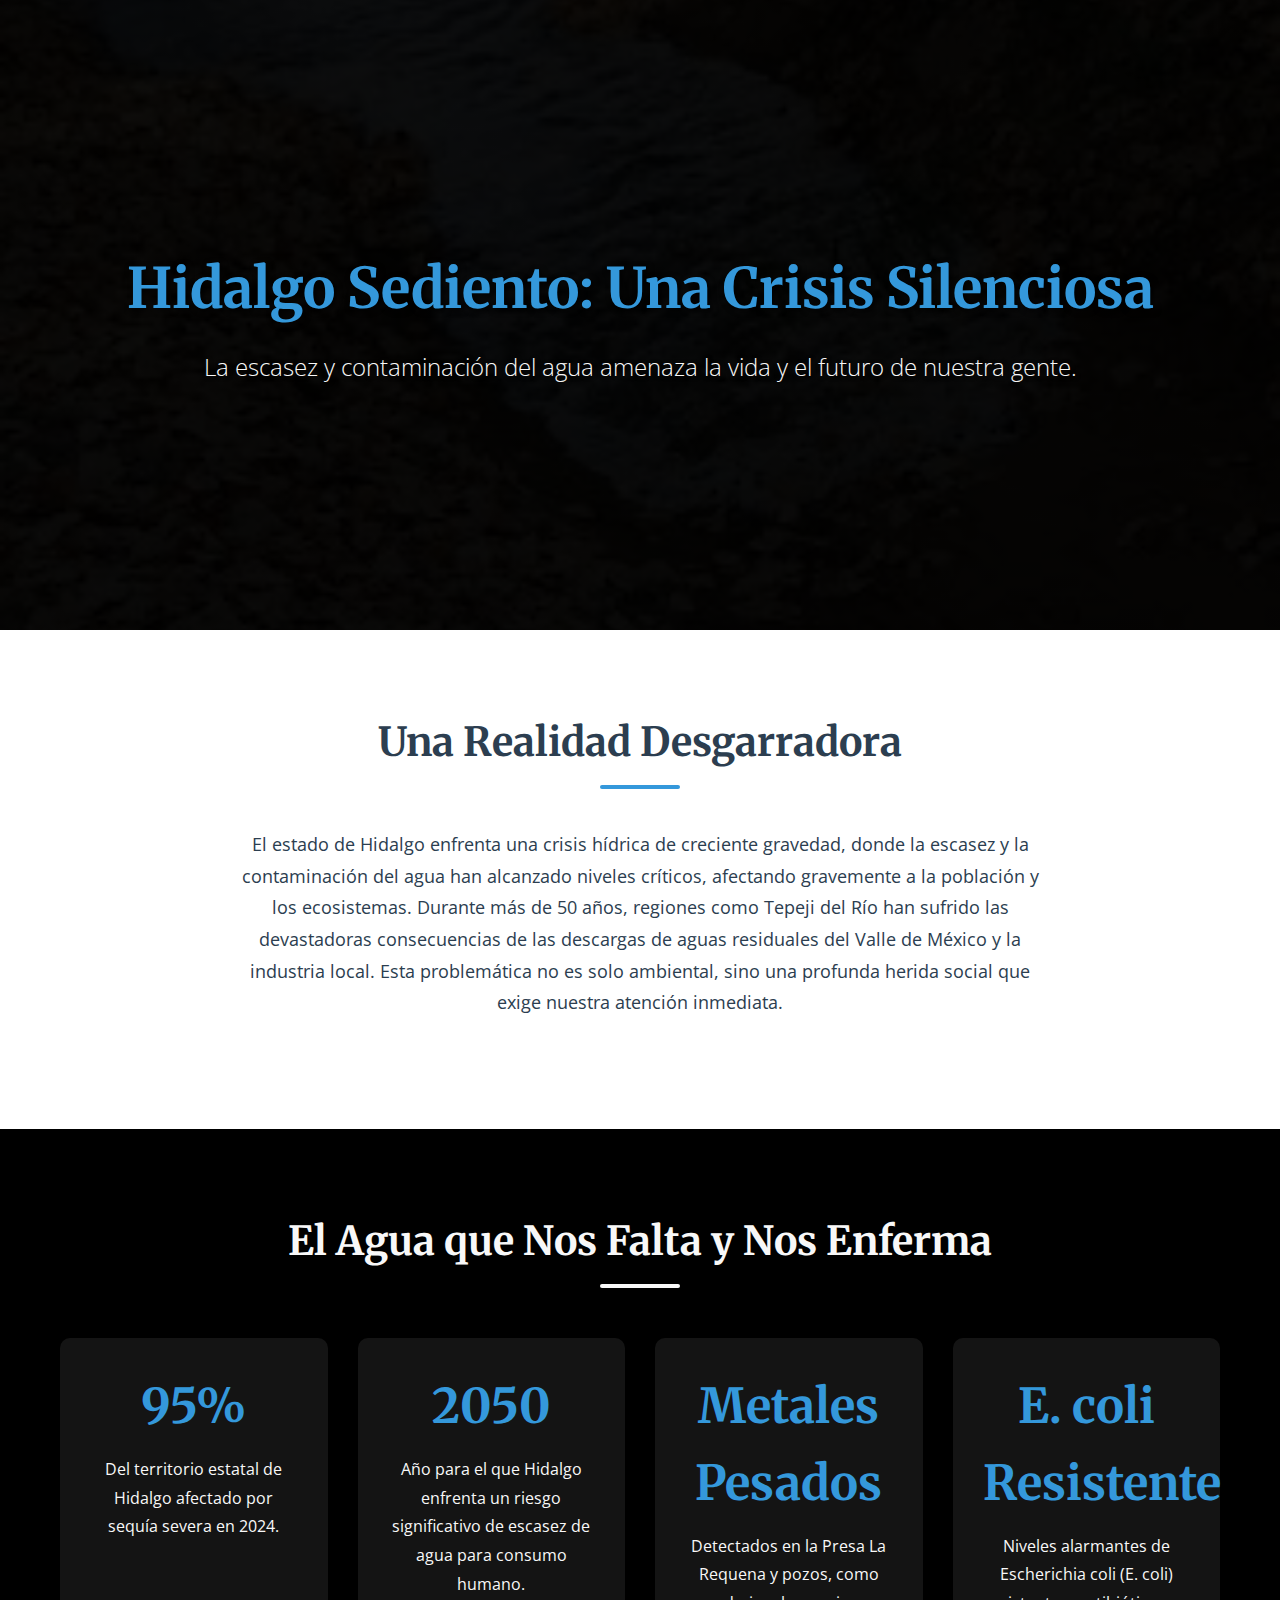
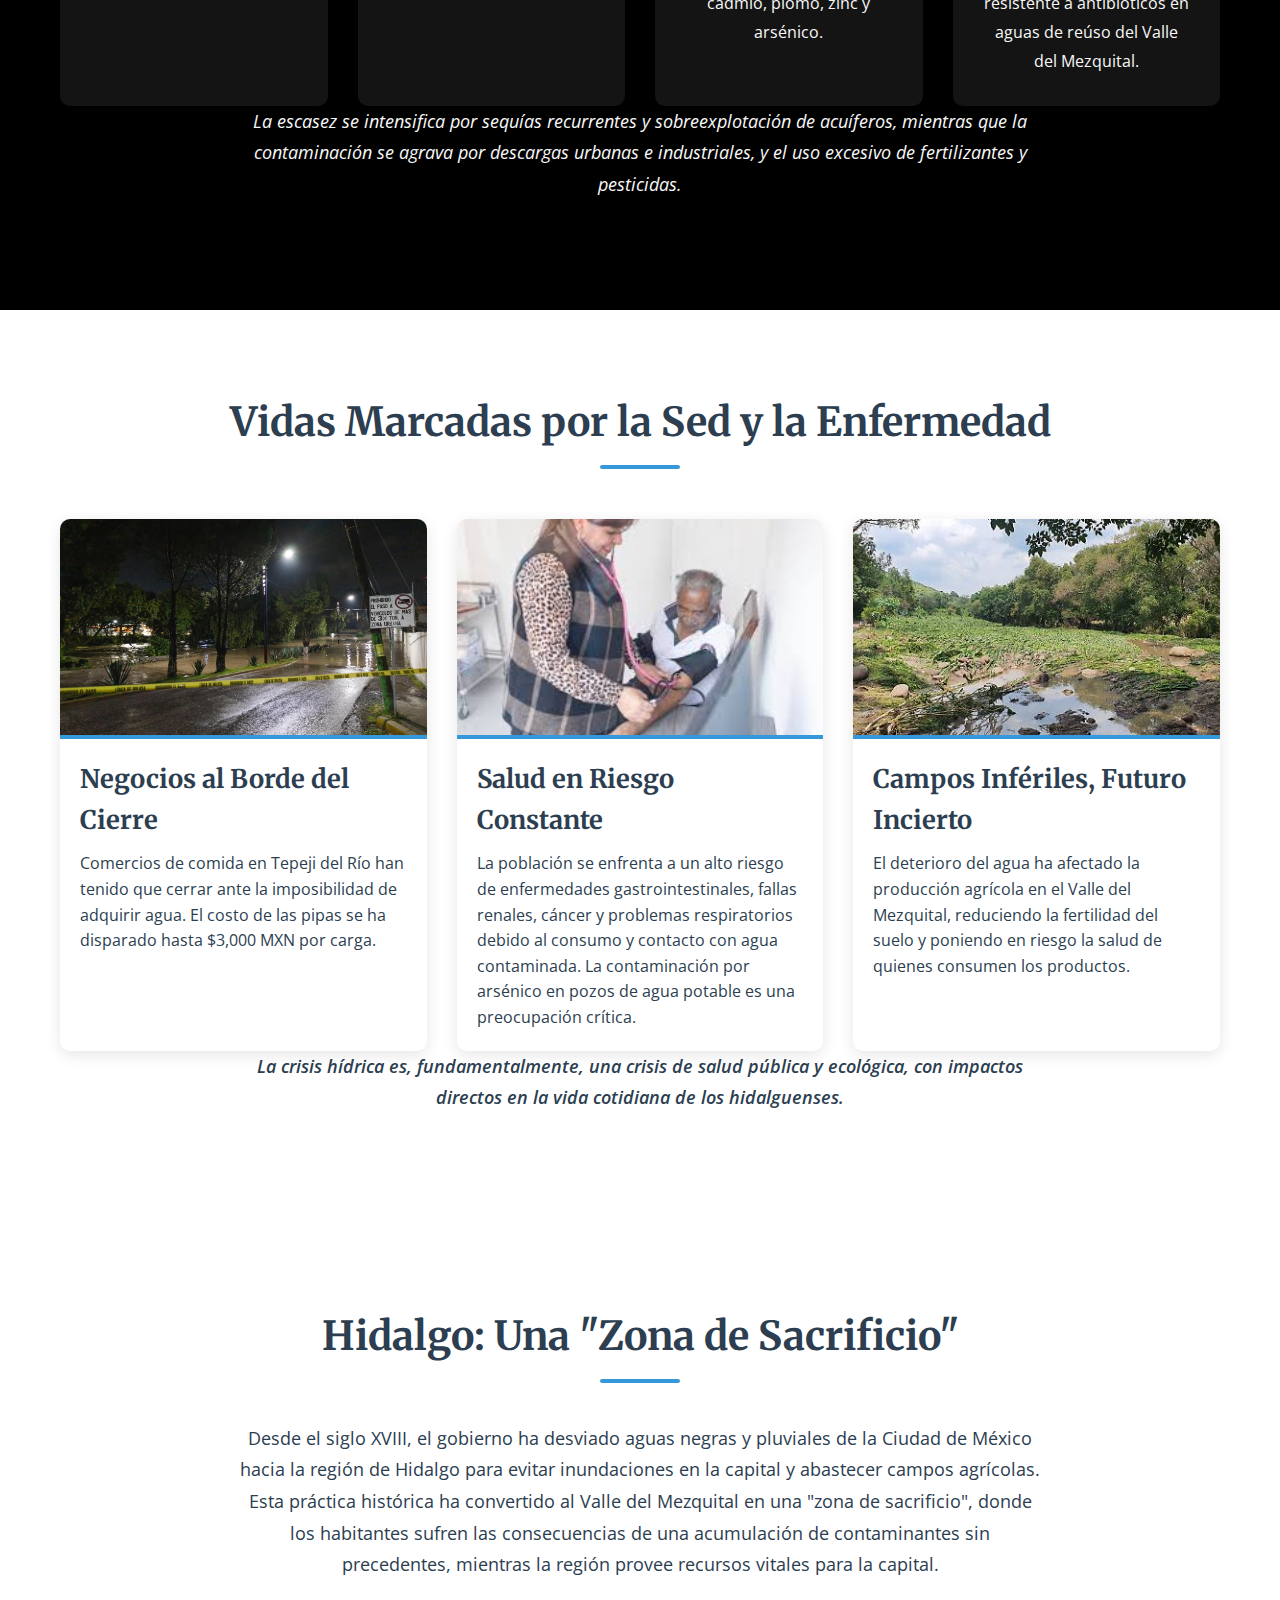
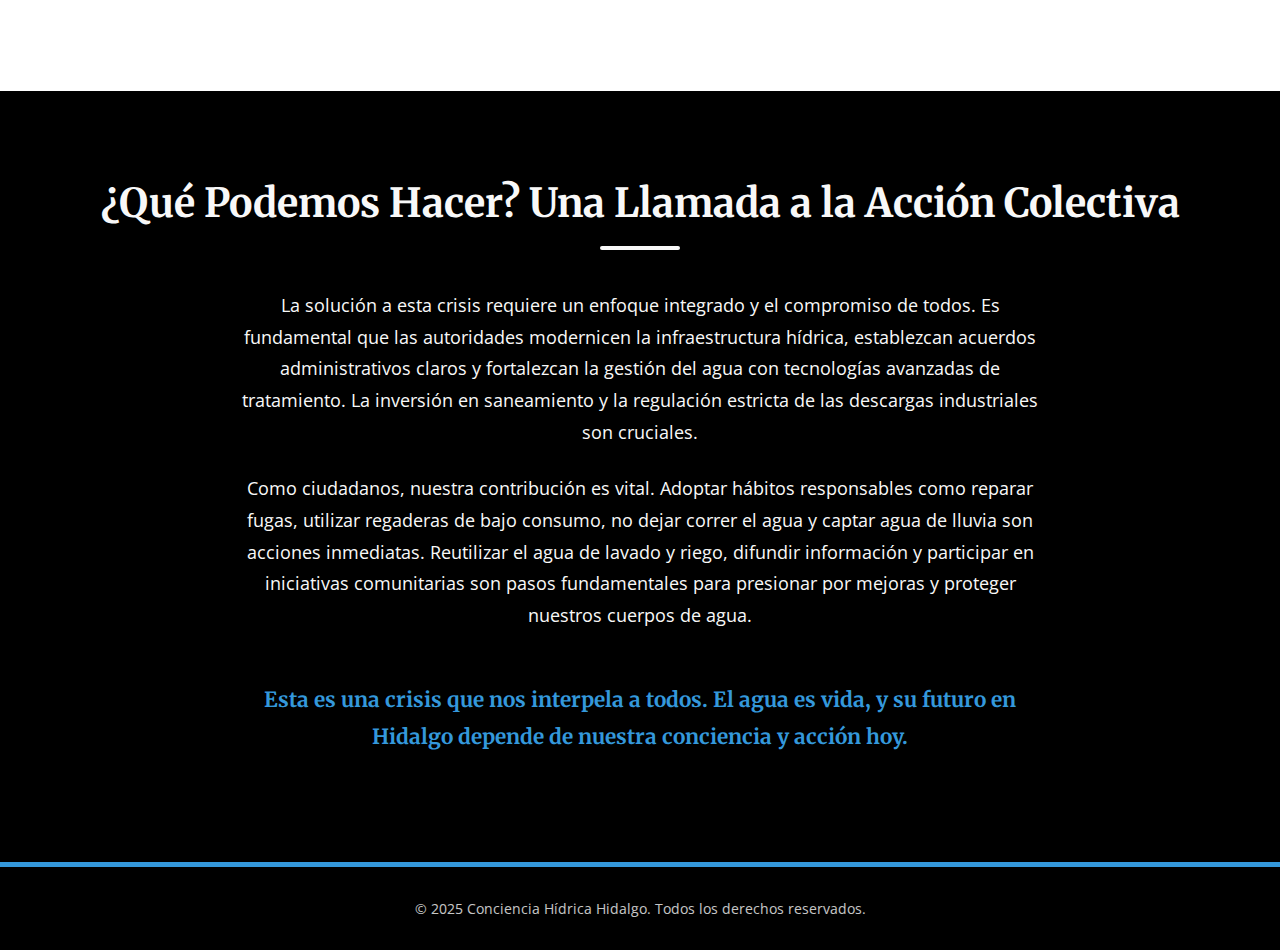
<file: CD_PRG06_PAGINAWEB/index.html>
<!DOCTYPE html>
<html lang="es">
<head>
    <meta charset="UTF-8">
    <meta name="viewport" content="width=device-width, initial-scale=1.0">
    <title>Hidalgo Sediento: Una Llamada a la Conciencia Hídrica</title>
    <link rel="stylesheet" href="style.css">
    <link href="https://fonts.googleapis.com/css2?family=Merriweather:wght@300;400;700&family=Open+Sans:wght@300;400;600&display=swap" rel="stylesheet">
</head>
<body>

    <header class="hero-section">
        <div class="hero-content">
            <h1>Hidalgo Sediento: Una Crisis Silenciosa</h1>
            <p>La escasez y contaminación del agua amenaza la vida y el futuro de nuestra gente.</p>
        </div>
    </header>

    <main>
        <section id="introduccion" class="content-section">
            <div class="container">
                <h2>Una Realidad Desgarradora</h2>
                <p>El estado de Hidalgo enfrenta una crisis hídrica de creciente gravedad, donde la escasez y la contaminación del agua han alcanzado niveles críticos, afectando gravemente a la población y los ecosistemas. Durante más de 50 años, regiones como Tepeji del Río han sufrido las devastadoras consecuencias de las descargas de aguas residuales del Valle de México y la industria local. Esta problemática no es solo ambiental, sino una profunda herida social que exige nuestra atención inmediata.</p>
            </div>
        </section>

        <section id="datos-evidencia" class="content-section data-section">
            <div class="container">
                <h2>El Agua que Nos Falta y Nos Enferma</h2>
                <div class="data-grid">
                    <div class="data-item">
                        <h3>95%</h3>
                        <p>Del territorio estatal de Hidalgo afectado por sequía severa en 2024.</p>
                    </div>
                    <div class="data-item">
                        <h3>2050</h3>
                        <p>Año para el que Hidalgo enfrenta un riesgo significativo de escasez de agua para consumo humano.</p>
                    </div>
                    <div class="data-item">
                        <h3>Metales Pesados</h3>
                        <p>Detectados en la Presa La Requena y pozos, como cadmio, plomo, zinc y arsénico.</p>
                    </div>
                    <div class="data-item">
                        <h3>E. coli Resistente</h3>
                        <p>Niveles alarmantes de Escherichia coli (E. coli) resistente a antibióticos en aguas de reúso del Valle del Mezquital.</p>
                    </div>
                </div>
                <p class="data-summary">La escasez se intensifica por sequías recurrentes y sobreexplotación de acuíferos, mientras que la contaminación se agrava por descargas urbanas e industriales, y el uso excesivo de fertilizantes y pesticidas.</p>
            </div>
        </section>

        <section id="impacto-humano" class="content-section impact-section">
            <div class="container">
                <h2>Vidas Marcadas por la Sed y la Enfermedad</h2>
                <div class="impact-cards">
                    <div class="card">
                        <img src="negocios_afectados.jpg" alt="Comercios afectados por la escasez de agua">
                        <h3>Negocios al Borde del Cierre</h3>
                        <p>Comercios de comida en Tepeji del Río han tenido que cerrar ante la imposibilidad de adquirir agua. El costo de las pipas se ha disparado hasta $3,000 MXN por carga.</p>
                    </div>
                    <div class="card">
                        <img src="salud_comprometida.jpg" alt="Personas afectadas por enfermedades gastrointestinales">
                        <h3>Salud en Riesgo Constante</h3>
                        <p>La población se enfrenta a un alto riesgo de enfermedades gastrointestinales, fallas renales, cáncer y problemas respiratorios debido al consumo y contacto con agua contaminada. La contaminación por arsénico en pozos de agua potable es una preocupación crítica.</p>
                    </div>
                    <div class="card">
                        <img src="agricultura_danada.jpg" alt="Cultivos afectados por agua contaminada">
                        <h3>Campos Infériles, Futuro Incierto</h3>
                        <p>El deterioro del agua ha afectado la producción agrícola en el Valle del Mezquital, reduciendo la fertilidad del suelo y poniendo en riesgo la salud de quienes consumen los productos.</p>
                    </div>
                </div>
                <p class="impact-note">La crisis hídrica es, fundamentalmente, una crisis de salud pública y ecológica, con impactos directos en la vida cotidiana de los hidalguenses.</p>
            </div>
        </section>

        <section id="contexto-historico" class="content-section context-section">
            <div class="container">
                <h2>Hidalgo: Una "Zona de Sacrificio"</h2>
                <p>Desde el siglo XVIII, el gobierno ha desviado aguas negras y pluviales de la Ciudad de México hacia la región de Hidalgo para evitar inundaciones en la capital y abastecer campos agrícolas. Esta práctica histórica ha convertido al Valle del Mezquital en una "zona de sacrificio", donde los habitantes sufren las consecuencias de una acumulación de contaminantes sin precedentes, mientras la región provee recursos vitales para la capital.</p>
            </div>
        </section>

        <section id="llamado-reflexion" class="content-section reflection-section">
            <div class="container">
                <h2>¿Qué Podemos Hacer? Una Llamada a la Acción Colectiva</h2>
                <p>La solución a esta crisis requiere un enfoque integrado y el compromiso de todos. Es fundamental que las autoridades modernicen la infraestructura hídrica, establezcan acuerdos administrativos claros y fortalezcan la gestión del agua con tecnologías avanzadas de tratamiento. La inversión en saneamiento y la regulación estricta de las descargas industriales son cruciales.</p>
                <p>Como ciudadanos, nuestra contribución es vital. Adoptar hábitos responsables como reparar fugas, utilizar regaderas de bajo consumo, no dejar correr el agua y captar agua de lluvia son acciones inmediatas. Reutilizar el agua de lavado y riego, difundir información y participar en iniciativas comunitarias son pasos fundamentales para presionar por mejoras y proteger nuestros cuerpos de agua.</p>
                <p class="final-thought">Esta es una crisis que nos interpela a todos. El agua es vida, y su futuro en Hidalgo depende de nuestra conciencia y acción hoy.</p>
            </div>
        </section>
    </main>

    <footer>
        <div class="container">
            <p>&copy; 2025 Conciencia Hídrica Hidalgo. Todos los derechos reservados.</p>
        </div>
    </footer>
</body>
</html>
</file>
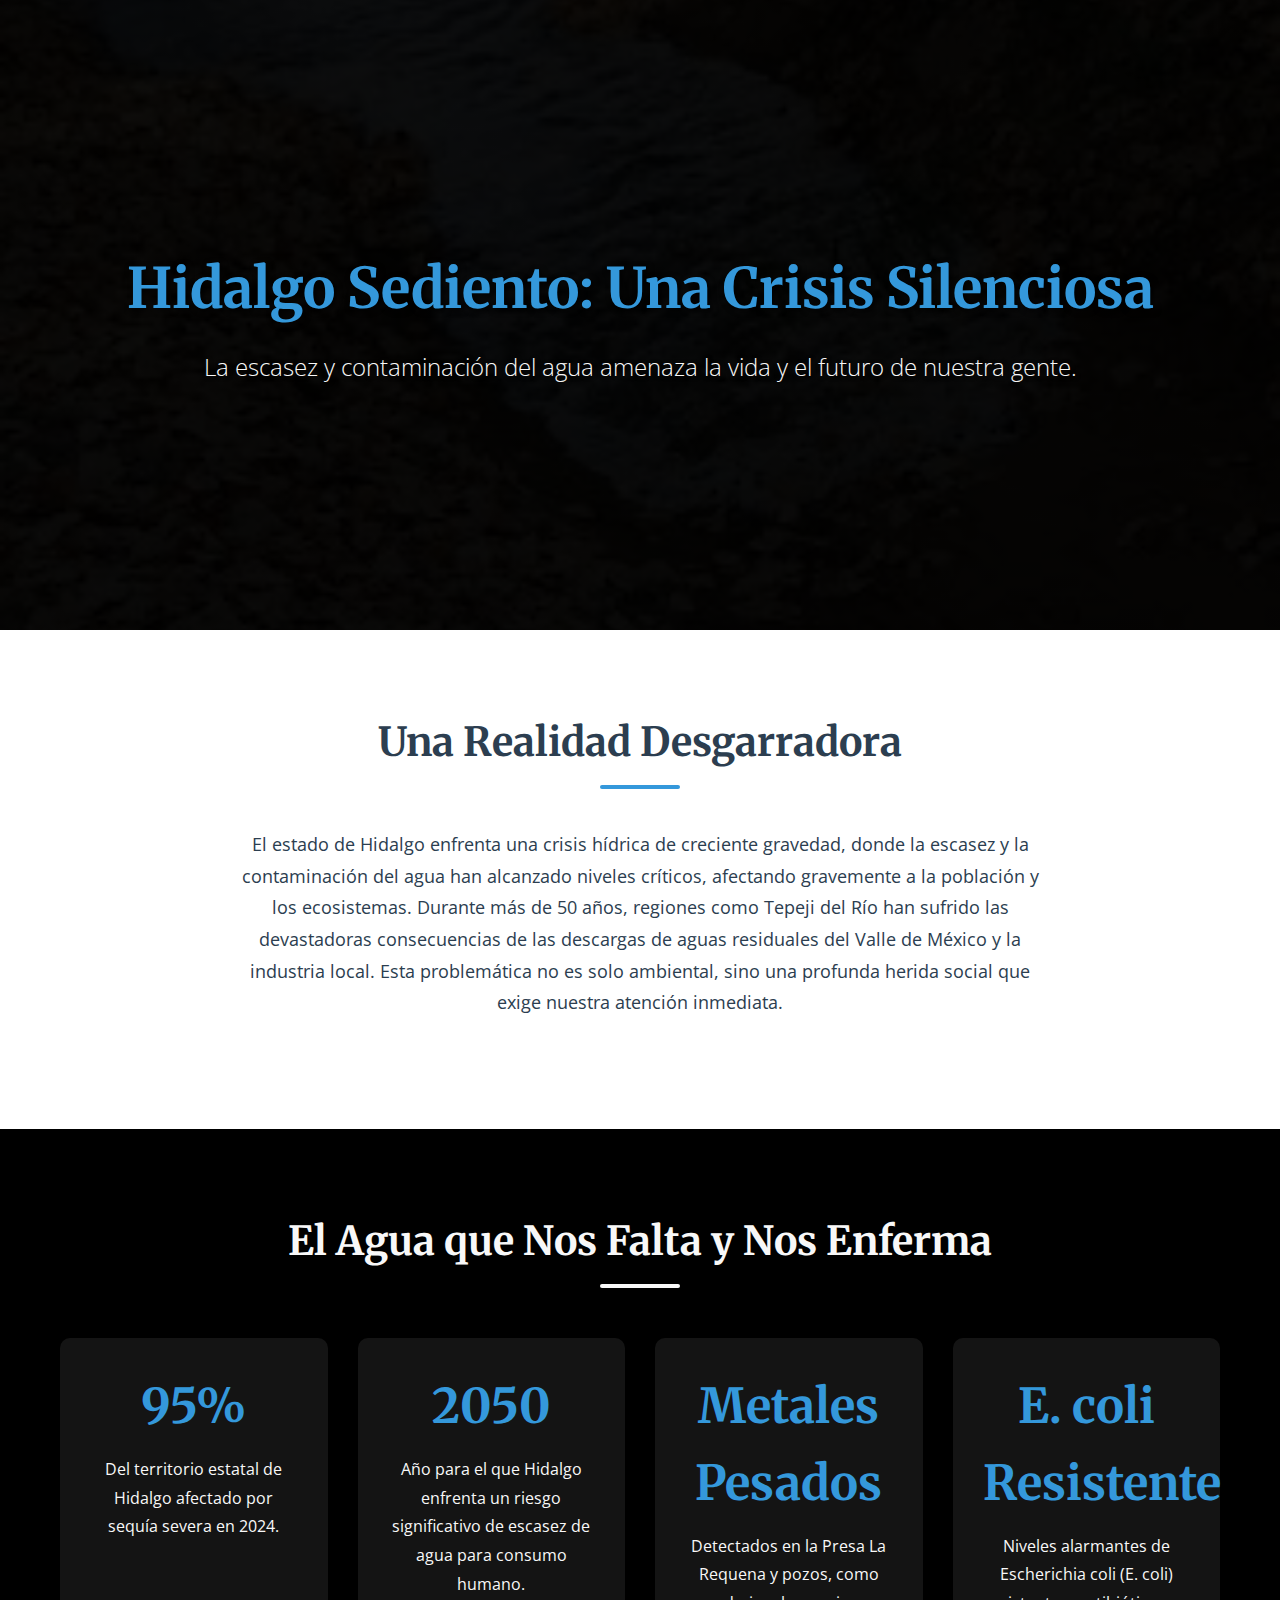
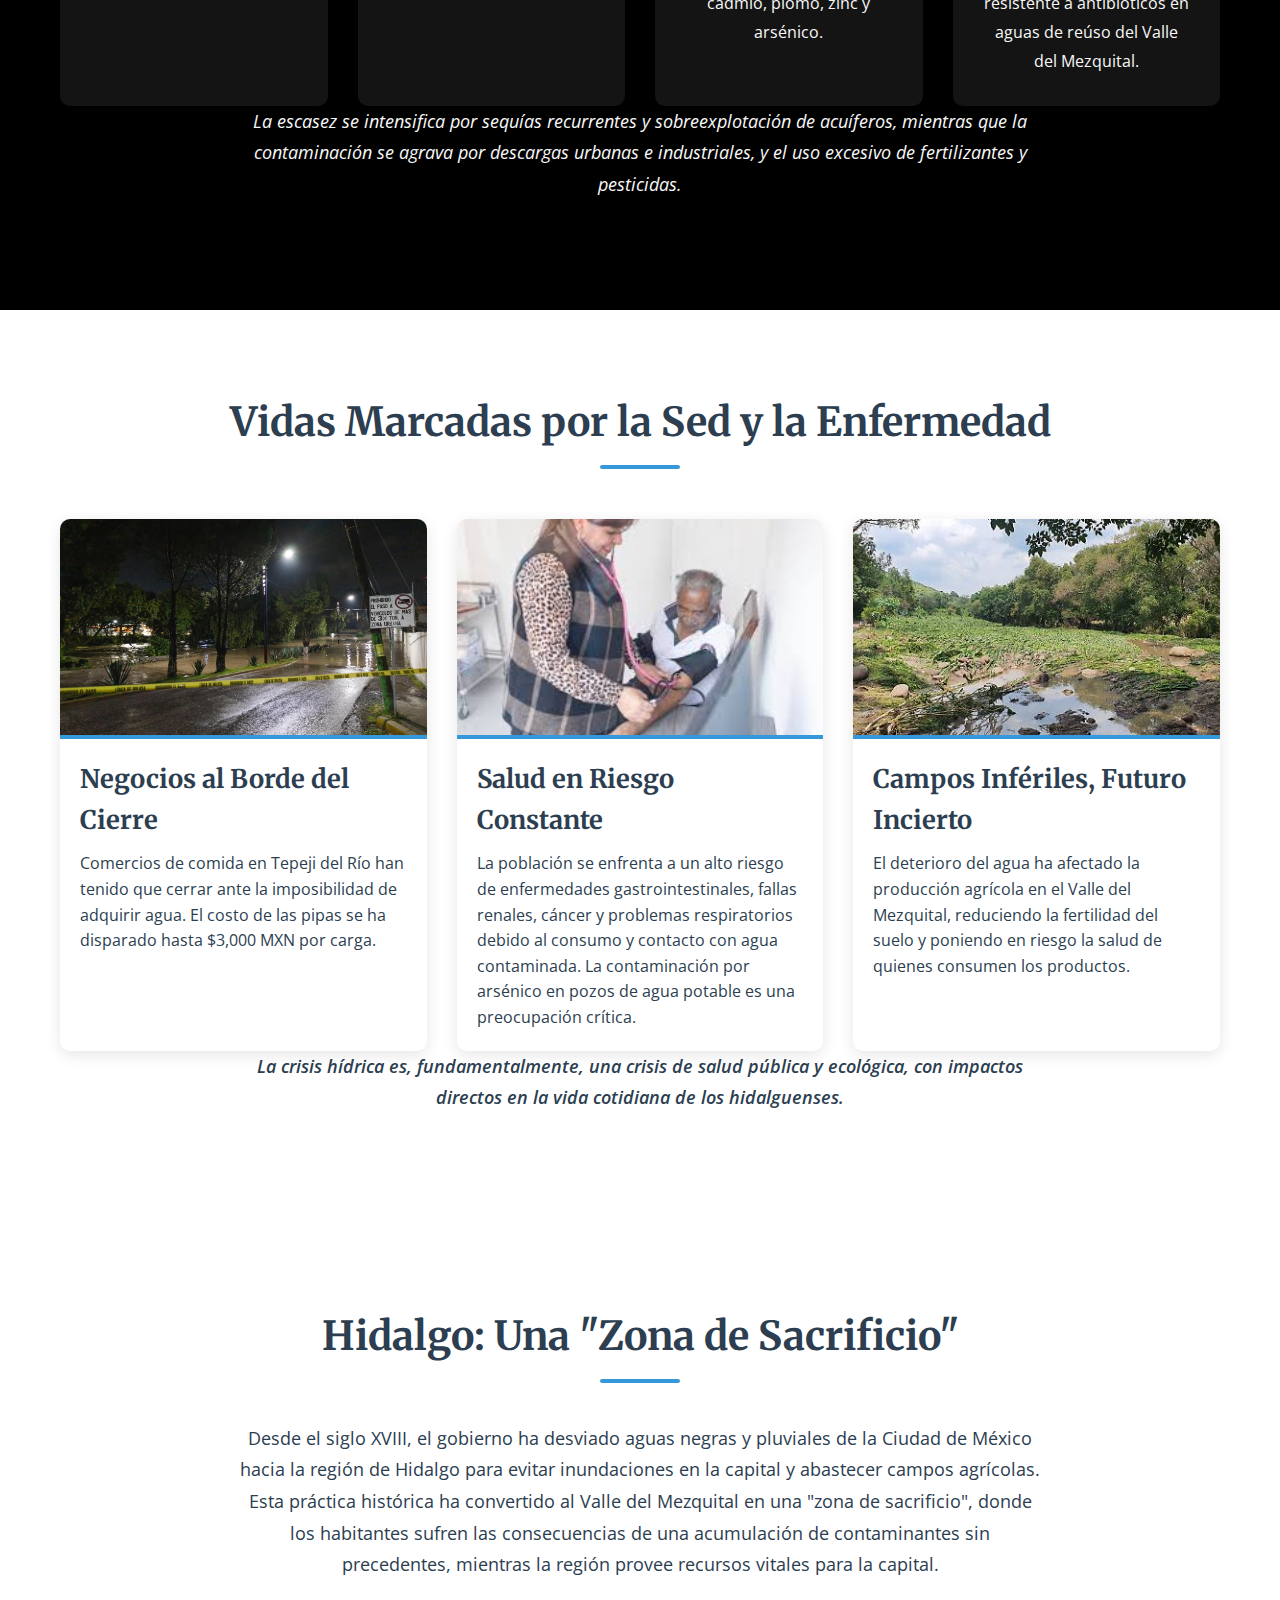
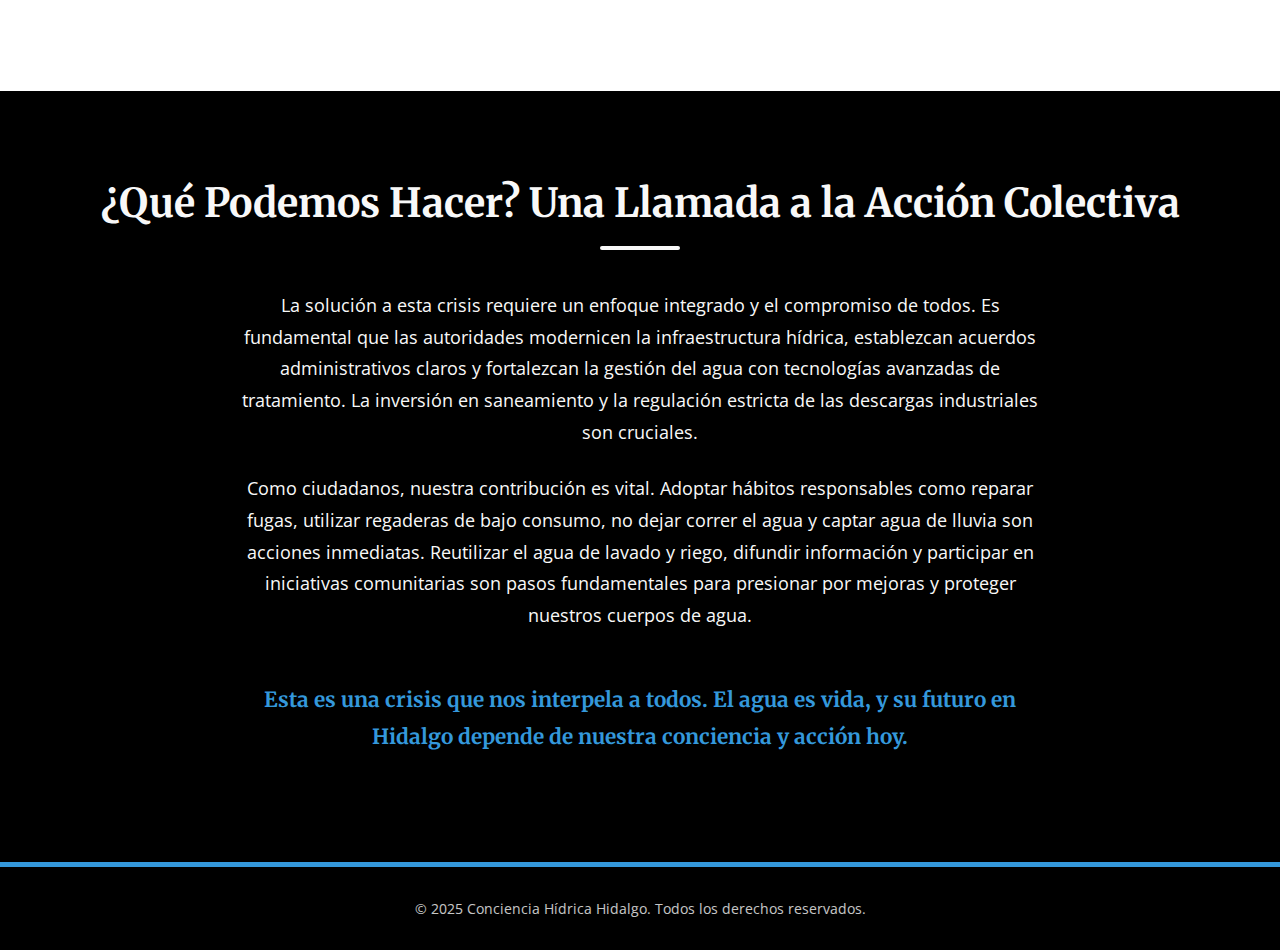
<file: CD_PRG06_PAGINAWEB/web.html>
<!DOCTYPE html>
<html lang="es">
<head>
    <meta charset="UTF-8">
    <meta name="viewport" content="width=device-width, initial-scale=1.0">
    <title>Hidalgo Sediento: Una Llamada a la Conciencia Hídrica</title>
    <link rel="stylesheet" href="style.css">
    <link href="https://fonts.googleapis.com/css2?family=Merriweather:wght@300;400;700&family=Open+Sans:wght@300;400;600&display=swap" rel="stylesheet">
</head>
<body>

    <header class="hero-section">
        <div class="hero-content">
            <h1>Hidalgo Sediento: Una Crisis Silenciosa</h1>
            <p>La escasez y contaminación del agua amenaza la vida y el futuro de nuestra gente.</p>
        </div>
    </header>

    <main>
        <section id="introduccion" class="content-section">
            <div class="container">
                <h2>Una Realidad Desgarradora</h2>
                <p>El estado de Hidalgo enfrenta una crisis hídrica de creciente gravedad, donde la escasez y la contaminación del agua han alcanzado niveles críticos, afectando gravemente a la población y los ecosistemas. Durante más de 50 años, regiones como Tepeji del Río han sufrido las devastadoras consecuencias de las descargas de aguas residuales del Valle de México y la industria local. Esta problemática no es solo ambiental, sino una profunda herida social que exige nuestra atención inmediata.</p>
            </div>
        </section>

        <section id="datos-evidencia" class="content-section data-section">
            <div class="container">
                <h2>El Agua que Nos Falta y Nos Enferma</h2>
                <div class="data-grid">
                    <div class="data-item">
                        <h3>95%</h3>
                        <p>Del territorio estatal de Hidalgo afectado por sequía severa en 2024.</p>
                    </div>
                    <div class="data-item">
                        <h3>2050</h3>
                        <p>Año para el que Hidalgo enfrenta un riesgo significativo de escasez de agua para consumo humano.</p>
                    </div>
                    <div class="data-item">
                        <h3>Metales Pesados</h3>
                        <p>Detectados en la Presa La Requena y pozos, como cadmio, plomo, zinc y arsénico.</p>
                    </div>
                    <div class="data-item">
                        <h3>E. coli Resistente</h3>
                        <p>Niveles alarmantes de Escherichia coli (E. coli) resistente a antibióticos en aguas de reúso del Valle del Mezquital.</p>
                    </div>
                </div>
                <p class="data-summary">La escasez se intensifica por sequías recurrentes y sobreexplotación de acuíferos, mientras que la contaminación se agrava por descargas urbanas e industriales, y el uso excesivo de fertilizantes y pesticidas.</p>
            </div>
        </section>

        <section id="impacto-humano" class="content-section impact-section">
            <div class="container">
                <h2>Vidas Marcadas por la Sed y la Enfermedad</h2>
                <div class="impact-cards">
                    <div class="card">
                        <img src="negocios_afectados.jpg" alt="Comercios afectados por la escasez de agua">
                        <h3>Negocios al Borde del Cierre</h3>
                        <p>Comercios de comida en Tepeji del Río han tenido que cerrar ante la imposibilidad de adquirir agua. El costo de las pipas se ha disparado hasta $3,000 MXN por carga.</p>
                    </div>
                    <div class="card">
                        <img src="salud_comprometida.jpg" alt="Personas afectadas por enfermedades gastrointestinales">
                        <h3>Salud en Riesgo Constante</h3>
                        <p>La población se enfrenta a un alto riesgo de enfermedades gastrointestinales, fallas renales, cáncer y problemas respiratorios debido al consumo y contacto con agua contaminada. La contaminación por arsénico en pozos de agua potable es una preocupación crítica.</p>
                    </div>
                    <div class="card">
                        <img src="agricultura_danada.jpg" alt="Cultivos afectados por agua contaminada">
                        <h3>Campos Infériles, Futuro Incierto</h3>
                        <p>El deterioro del agua ha afectado la producción agrícola en el Valle del Mezquital, reduciendo la fertilidad del suelo y poniendo en riesgo la salud de quienes consumen los productos.</p>
                    </div>
                </div>
                <p class="impact-note">La crisis hídrica es, fundamentalmente, una crisis de salud pública y ecológica, con impactos directos en la vida cotidiana de los hidalguenses.</p>
            </div>
        </section>

        <section id="contexto-historico" class="content-section context-section">
            <div class="container">
                <h2>Hidalgo: Una "Zona de Sacrificio"</h2>
                <p>Desde el siglo XVIII, el gobierno ha desviado aguas negras y pluviales de la Ciudad de México hacia la región de Hidalgo para evitar inundaciones en la capital y abastecer campos agrícolas. Esta práctica histórica ha convertido al Valle del Mezquital en una "zona de sacrificio", donde los habitantes sufren las consecuencias de una acumulación de contaminantes sin precedentes, mientras la región provee recursos vitales para la capital.</p>
            </div>
        </section>

        <section id="llamado-reflexion" class="content-section reflection-section">
            <div class="container">
                <h2>¿Qué Podemos Hacer? Una Llamada a la Acción Colectiva</h2>
                <p>La solución a esta crisis requiere un enfoque integrado y el compromiso de todos. Es fundamental que las autoridades modernicen la infraestructura hídrica, establezcan acuerdos administrativos claros y fortalezcan la gestión del agua con tecnologías avanzadas de tratamiento. La inversión en saneamiento y la regulación estricta de las descargas industriales son cruciales.</p>
                <p>Como ciudadanos, nuestra contribución es vital. Adoptar hábitos responsables como reparar fugas, utilizar regaderas de bajo consumo, no dejar correr el agua y captar agua de lluvia son acciones inmediatas. Reutilizar el agua de lavado y riego, difundir información y participar en iniciativas comunitarias son pasos fundamentales para presionar por mejoras y proteger nuestros cuerpos de agua.</p>
                <p class="final-thought">Esta es una crisis que nos interpela a todos. El agua es vida, y su futuro en Hidalgo depende de nuestra conciencia y acción hoy.</p>
            </div>
        </section>
    </main>

    <footer>
        <div class="container">
            <p>&copy; 2025 Conciencia Hídrica Hidalgo. Todos los derechos reservados.</p>
        </div>
    </footer>
</body>
</html>
</file>
<file: CD_PRG06_PAGINAWEB/style.css>
/* Variables CSS: Paleta de colores de alto contraste */
:root {
    --color-dark-solid: #000000; /* Negro puro para fondos muy oscuros */
    --color-light-solid: #FFFFFF; /* Blanco puro para fondos muy claros */
    --color-accent-blue: #3498DB; /* Azul vibrante (nuestro color de agua) */
    --color-text-on-light: #2C3E50; /* Azul muy oscuro, casi negro, para texto sobre fondos claros */
    --color-text-on-dark: #F8F8F8; /* Blanco muy claro, casi blanco, para texto sobre fondos oscuros */

    --font-heading: 'Merriweather', serif;
    --font-body: 'Open Sans', sans-serif;
}

/* Reset y Estilos Generales */
* {
    margin: 0;
    padding: 0;
    box-sizing: border-box;
}

body {
    font-family: var(--font-body);
    line-height: 1.6;
    color: var(--color-text-on-light); /* Color de texto predeterminado para el body (oscuro) */
    background-color: var(--color-light-solid); /* Fondo predeterminado (blanco puro) */
    -webkit-font-smoothing: antialiased;
    -moz-osx-font-smoothing: grayscale;
}

.container {
    max-width: 1200px;
    margin: 0 auto;
    padding: 0 20px;
}

/* Hero Section: Fondo muy oscuro (negro + degradado), Título azul, Texto blanco */
.hero-section {
    position: relative;
    height: 70vh;
    /* Fondo con una fuerte capa de negro para asegurar el contraste del texto */
    background: linear-gradient(rgba(0, 0, 0, 0.95), rgba(0, 0, 0, 0.95)), /* 95% negro opaco */
                url('hero_agua_contaminada.jpg') no-repeat center center/cover;
    display: flex;
    align-items: center;
    justify-content: center;
    text-align: center;
    overflow: hidden;
}

.hero-content {
    padding: 40px;
    /* No necesitamos un background-color aquí, el fondo de la sección ya es oscuro */
}

.hero-section h1 {
    font-family: var(--font-heading);
    font-size: 3.5em;
    margin-bottom: 15px;
    color: var(--color-accent-blue); /* Título en azul fuerte */
    /* Sombra de texto para asegurar que destaque más */
    text-shadow: 2px 2px 6px rgba(0, 0, 0, 0.8);
    animation: fadeInDown 1s ease-out;
}

.hero-section p {
    font-size: 1.5em;
    font-weight: 300;
    color: var(--color-text-on-dark); /* Texto en blanco */
    text-shadow: 1px 1px 4px rgba(0, 0, 0, 0.7);
    animation: fadeInUp 1.5s ease-out 0.5s;
}

/* Animaciones */
@keyframes fadeInDown {
    from { opacity: 0; transform: translateY(-20px); }
    to { opacity: 1; transform: translateY(0); }
}

@keyframes fadeInUp {
    from { opacity: 0; transform: translateY(20px); }
    to { opacity: 1; transform: translateY(0); }
}

/* Secciones de Contenido Comunes */
.content-section {
    padding: 80px 0;
    text-align: center;
}

/* Fondo muy claro para secciones de contenido general (intro, impacto, contexto) */
.content-section:not(.data-section):not(.reflection-section) {
    background-color: var(--color-light-solid); /* Blanco puro */
    color: var(--color-text-on-light); /* Texto azul oscuro */
}

/* Títulos de secciones */
.content-section h2 {
    font-family: var(--font-heading);
    font-size: 2.5em;
    color: var(--color-text-on-light); /* Títulos en azul oscuro */
    margin-bottom: 40px;
    position: relative;
    padding-bottom: 15px;
}

.content-section h2::after {
    content: '';
    position: absolute;
    left: 50%;
    bottom: 0;
    transform: translateX(-50%);
    width: 80px;
    height: 4px;
    background-color: var(--color-accent-blue);
    border-radius: 2px;
}

.content-section p {
    font-size: 1.1em;
    line-height: 1.8;
    max-width: 800px;
    margin: 0 auto 30px auto;
}

/* Sección de Datos y Evidencia: Fondo negro, Números azul acento, Texto blanco */
.data-section {
    background-color: var(--color-dark-solid); /* ¡Fondo NEGRO PURO! */
    color: var(--color-text-on-dark); /* Texto de la sección en blanco */
}

.data-section h2 {
    color: var(--color-text-on-dark); /* Título de la sección en blanco */
}

.data-section h2::after {
    background-color: var(--color-text-on-dark); /* Línea divisoria en blanco */
}

.data-grid {
    display: grid;
    grid-template-columns: repeat(auto-fit, minmax(250px, 1fr));
    gap: 30px;
    margin-top: 50px;
}

.data-item {
    background-color: rgba(255, 255, 255, 0.08); /* Ligeramente transparente blanco sobre negro */
    padding: 30px;
    border-radius: 10px;
    box-shadow: 0 5px 15px rgba(0, 0, 0, 0.4);
    transition: transform 0.3s ease, box-shadow 0.3s ease;
}

.data-item:hover {
    transform: translateY(-10px);
    box-shadow: 0 10px 20px rgba(0, 0, 0, 0.6);
}

.data-item h3 {
    font-family: var(--font-heading);
    font-size: 3em;
    color: var(--color-accent-blue); /* ¡Números en AZUL FUERTE! */
    margin-bottom: 10px;
    font-weight: 700;
    /* Sin sombra, el azul sobre negro es suficiente */
}

.data-item p {
    font-size: 1em;
    margin: 0;
    color: var(--color-text-on-dark); /* Texto en blanco */
}

.data-summary {
    font-style: italic;
    font-size: 1.1em;
    margin-top: 50px;
    color: var(--color-text-on-dark); /* Aseguramos que sea blanco */
}

/* Sección de Impacto Humano (Mismo que antes, buen contraste) */
.impact-section {
    background-color: var(--color-light-solid); /* Fondo blanco */
    color: var(--color-text-on-light); /* Texto azul oscuro */
}

.impact-cards {
    display: grid;
    grid-template-columns: repeat(auto-fit, minmax(300px, 1fr));
    gap: 30px;
    margin-top: 50px;
}

.card {
    background-color: var(--color-light-solid); /* Fondo blanco para las tarjetas */
    border-radius: 10px;
    box-shadow: 0 4px 15px rgba(0, 0, 0, 0.1);
    overflow: hidden;
    text-align: left;
    transition: transform 0.3s ease, box-shadow 0.3s ease;
}

.card:hover {
    transform: translateY(-10px);
    box-shadow: 0 8px 25px rgba(0, 0, 0, 0.15);
}

.card img {
    width: 100%;
    height: 220px;
    object-fit: cover;
    display: block;
    border-bottom: 4px solid var(--color-accent-blue);
}

.card h3 {
    font-family: var(--font-heading);
    font-size: 1.6em;
    color: var(--color-text-on-light); /* Título oscuro */
    padding: 20px 20px 10px;
}

.card p {
    font-size: 1em;
    line-height: 1.6;
    padding: 0 20px 20px;
    margin: 0;
}

.impact-note {
    font-style: italic;
    font-weight: 600;
    color: var(--color-warning); /* Rojo para advertencia sobre fondo blanco */
    margin-top: 50px;
}

/* Sección de Contexto Histórico */
.context-section {
    background-color: var(--color-background-grey); /* Fondo gris claro */
    color: var(--color-text-on-light); /* Texto azul oscuro */
}

/* Sección de Llamado a la Reflexión: Fondo negro, Texto blanco y azul acento */
.reflection-section {
    background-color: var(--color-dark-solid); /* ¡Fondo NEGRO PURO! */
    color: var(--color-text-on-dark); /* Texto de la sección en blanco */
}

.reflection-section h2 {
    color: var(--color-text-on-dark); /* Título en blanco */
}

.reflection-section h2::after {
    background-color: var(--color-text-on-dark); /* Línea divisoria en blanco */
}

.reflection-section p {
    color: var(--color-text-on-dark); /* ¡Texto en BLANCO PURO! */
    margin-bottom: 25px;
}

.reflection-section .final-thought {
    font-family: var(--font-heading);
    font-size: 1.3em;
    font-weight: 700;
    margin-top: 50px;
    color: var(--color-accent-blue); /* ¡Acento AZUL FUERTE! */
}

/* Footer: Fondo negro, texto blanco */
footer {
    background-color: var(--color-dark-solid); /* Fondo negro puro */
    color: var(--color-text-on-dark); /* Texto blanco */
    text-align: center;
    padding: 30px 0;
    border-top: 5px solid var(--color-accent-blue);
}

footer p {
    font-size: 0.9em;
    opacity: 0.8;
    margin: 0;
}

/* Diseño Responsivo Básico */
@media (max-width: 768px) {
    .hero-section {
        height: 50vh;
    }
    .hero-section h1 {
        font-size: 2.2em;
    }
    .hero-section p {
        font-size: 1.1em;
    }
    .content-section {
        padding: 40px 0;
    }
    .content-section h2 {
        font-size: 1.8em;
    }
    .data-grid, .impact-cards {
        grid-template-columns: 1fr;
    }
    .card img {
        height: 160px;
    }
}

@media (max-width: 480px) {
    .hero-section h1 {
        font-size: 1.8em;
    }
    .hero-section p {
        font-size: 0.9em;
    }
    .data-item h3 {
        font-size: 2.2em;
    }
    .card h3 {
        font-size: 1.2em;
    }
}
</file>
